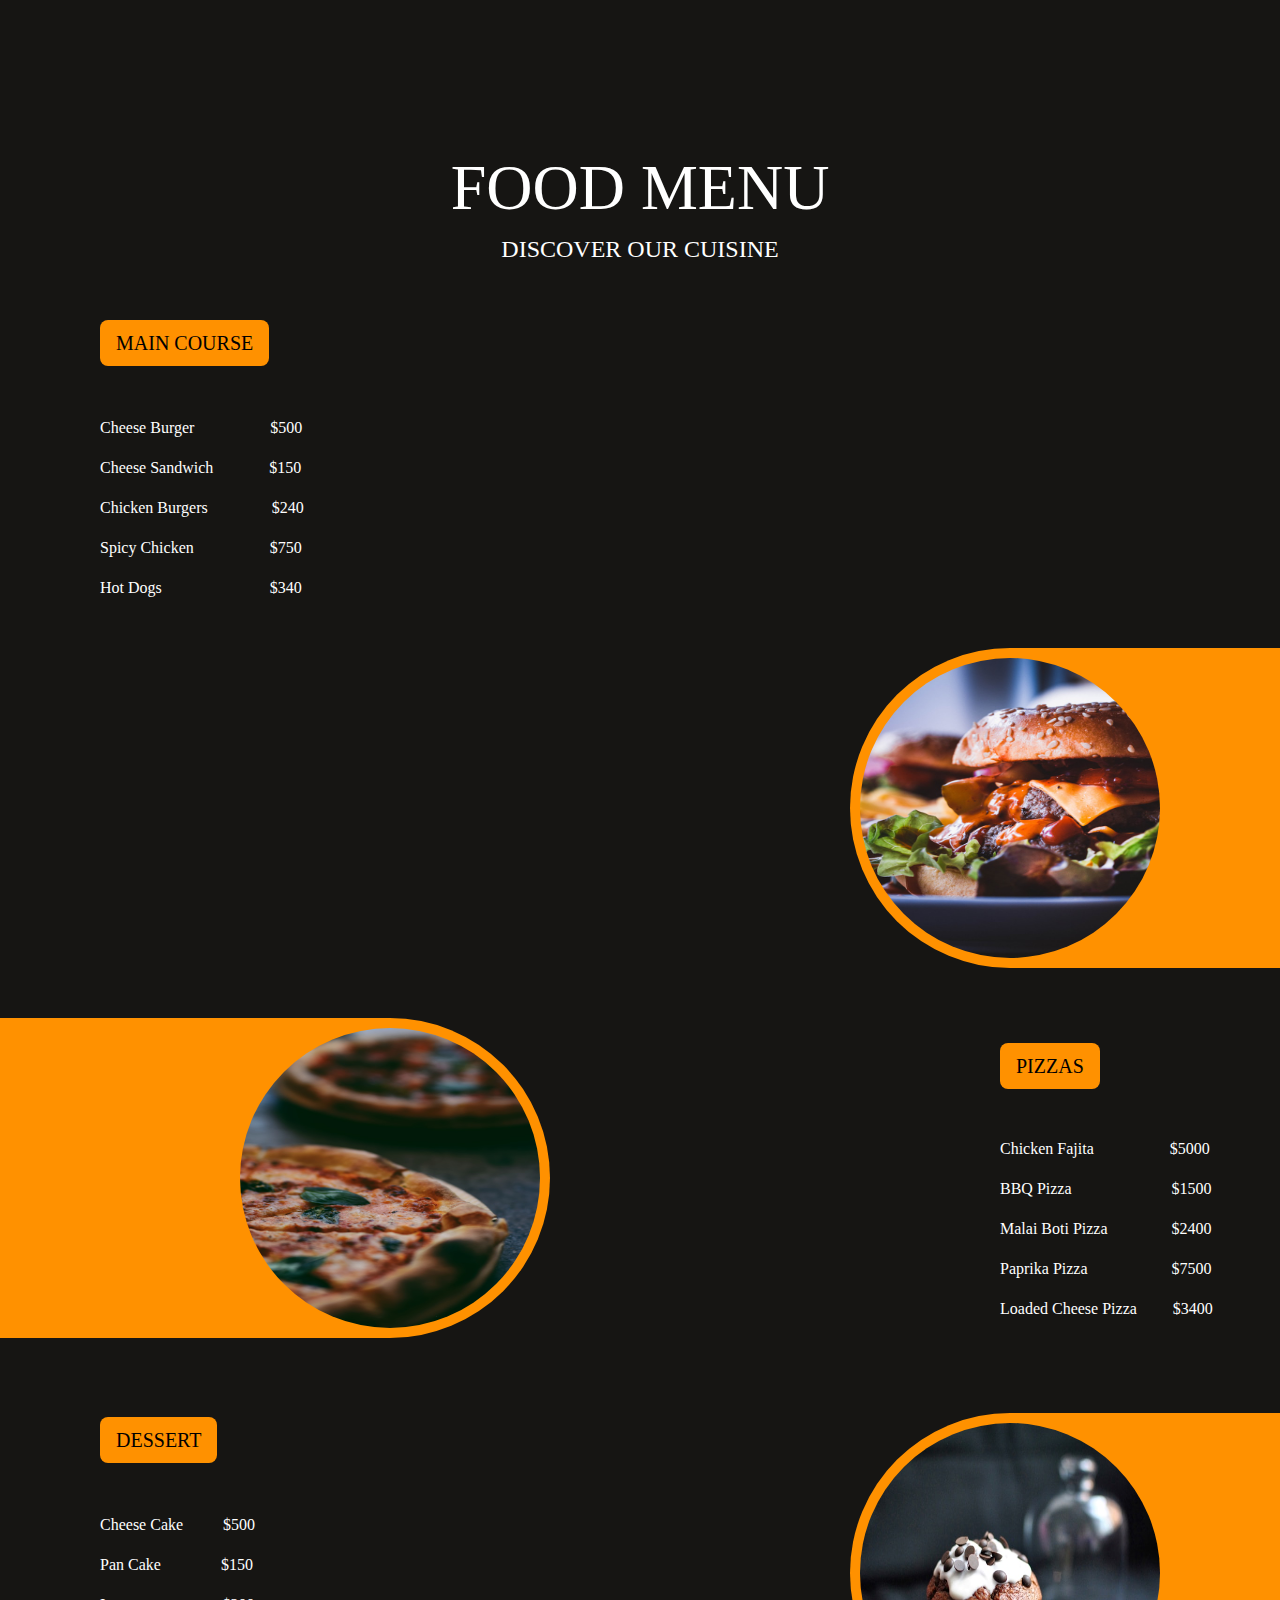
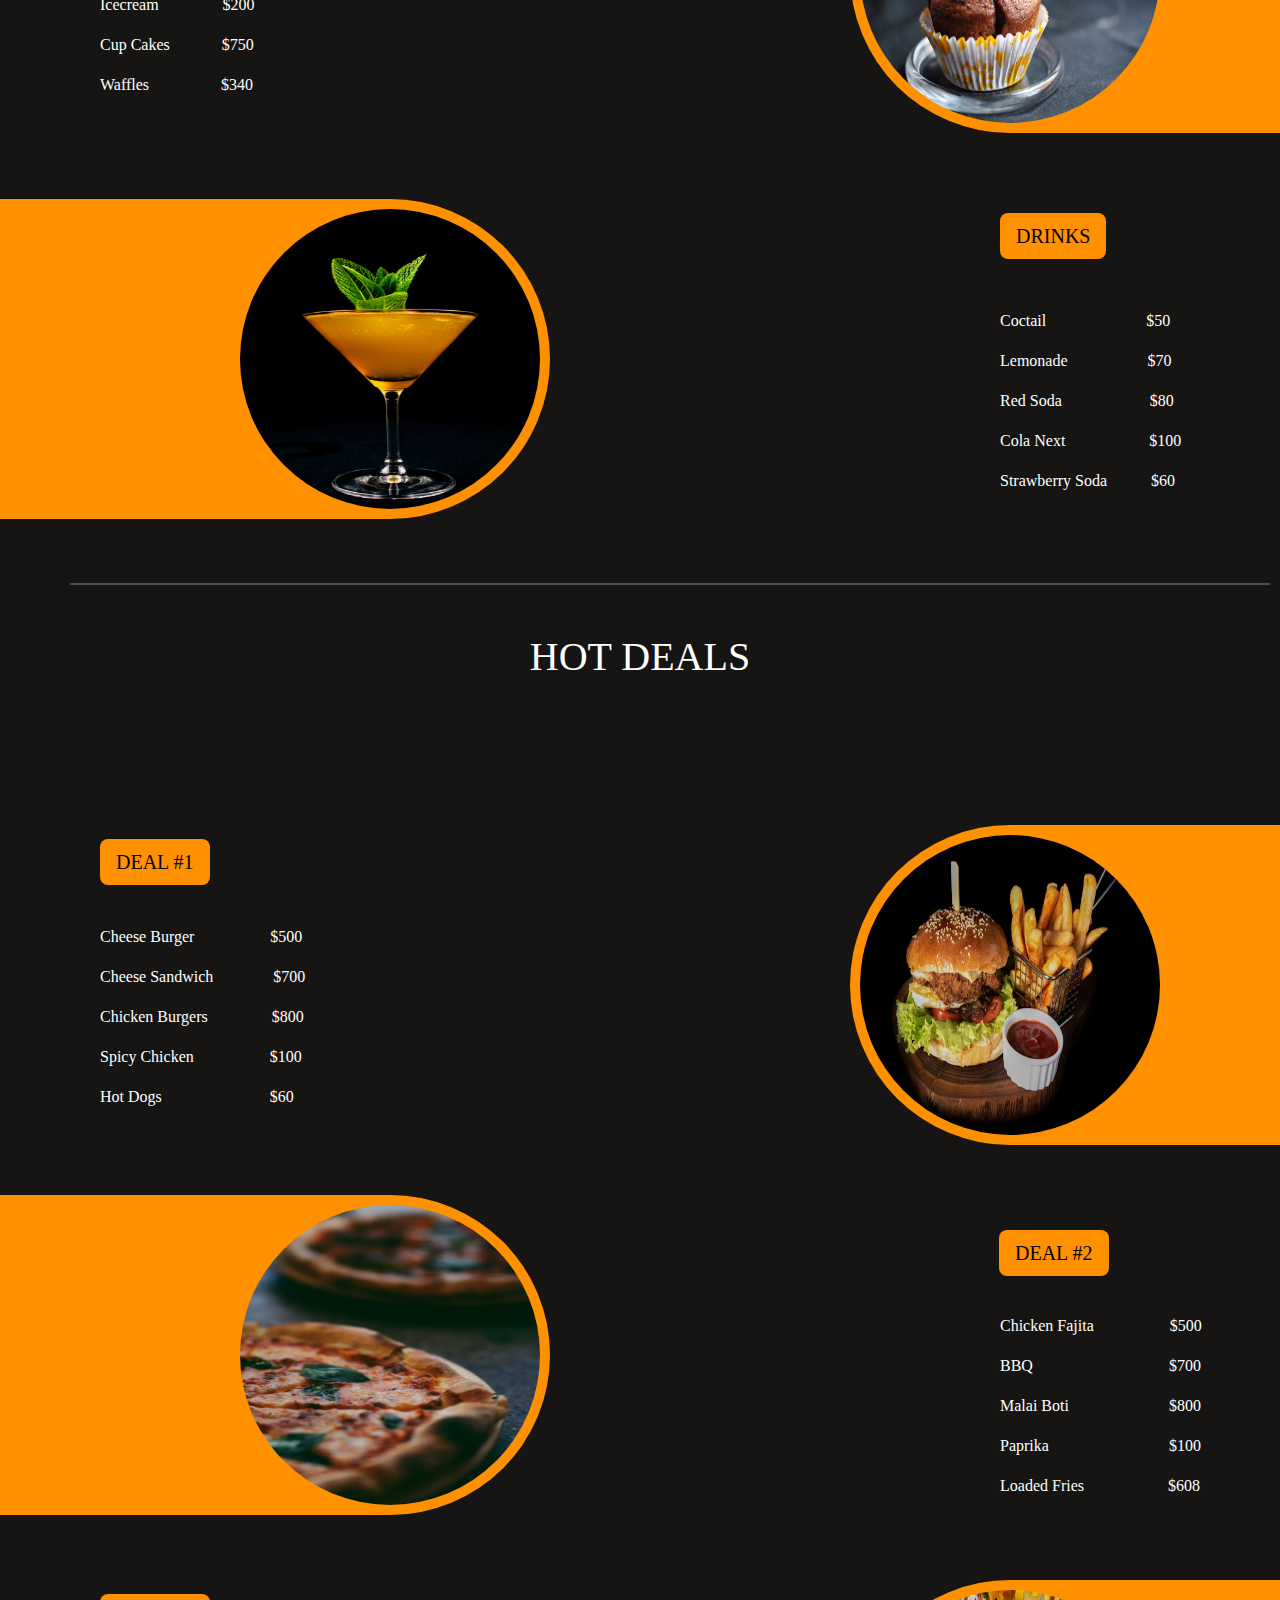
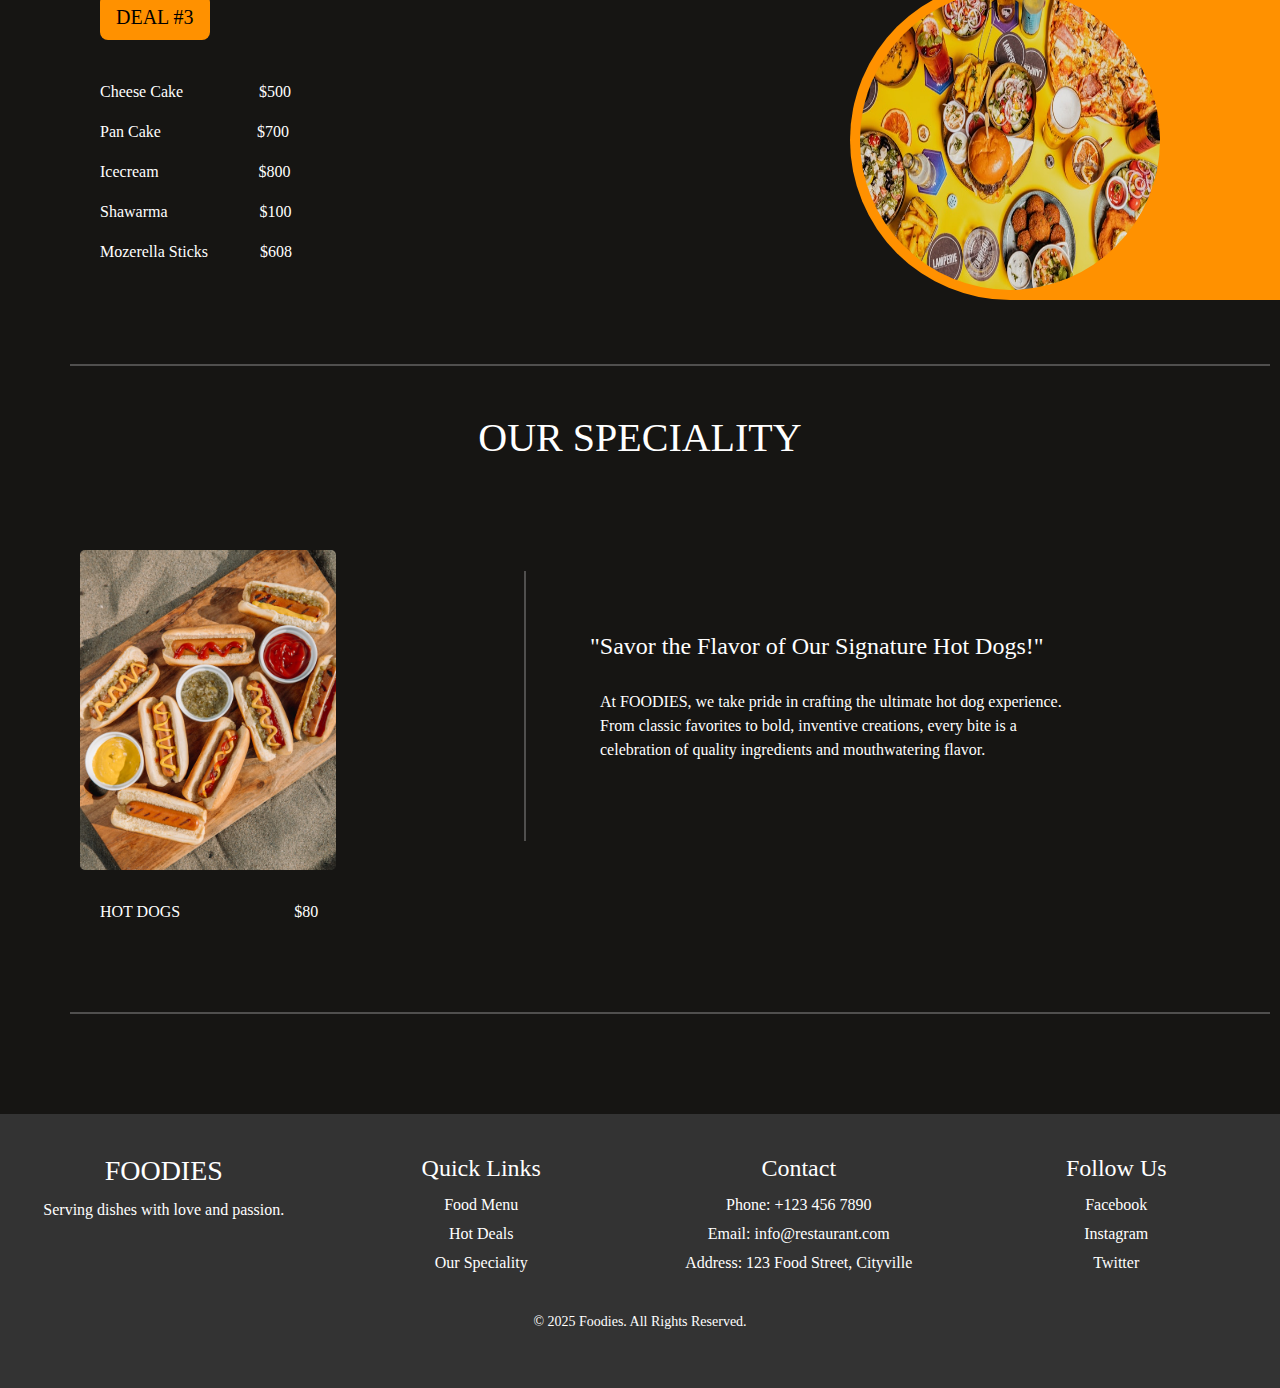
<file: Resturant Presentation/index.html>
<!DOCTYPE html>
<html lang="en">

<head>
    <meta charset="UTF-8">
    <meta name="viewport" content="width=device-width, initial-scale=1, shrink-to-fit=no">
    <title>FOOD MENU</title>
    <link href="https://cdn.jsdelivr.net/npm/bootstrap@5.3.3/dist/css/bootstrap.min.css" rel="stylesheet" integrity="sha384-QWTKZyjpPEjISv5WaRU9OFeRpok6YctnYmDr5pNlyT2bRjXh0JMhjY6hW+ALEwIH" crossorigin="anonymous">
    <link
    rel="stylesheet"
    href="https://cdnjs.cloudflare.com/ajax/libs/animate.css/4.1.1/animate.min.css"/>
    <link rel="stylesheet" href="./style.css">
    <link rel="stylesheet" href="https://cdnjs.cloudflare.com/ajax/libs/font-awesome/6.7.2/css/all.min.css" integrity="sha512-Evv84Mr4kqVGRNSgIGL/F/aIDqQb7xQ2vcrdIwxfjThSH8CSR7PBEakCr51Ck+w+/U6swU2Im1vVX0SVk9ABhg==" crossorigin="anonymous" referrerpolicy="no-referrer" />
</head>
<body>
    <div class="main">
       <!-- hero section -->
       <div>
        <h1 class="menu d-flex justify-content-center animate__animated animate__fadeInDown">FOOD MENU</h1>
        <h4 class="menu-text d-flex justify-content-center animate__animated animate__fadeInDown">DISCOVER OUR CUISINE</h4>
       </div>

       <!-- main course -->

       <button type="button" class="btn btn-secondary btn-lg mt-5">MAIN COURSE</button>

       <div class="d-flex-row burger">
        <p class="text-sm-center text-lg-start text-md-center">Cheese Burger &nbsp;&nbsp;&nbsp;&nbsp;&nbsp;&nbsp;&nbsp;&nbsp;&nbsp;&nbsp;&nbsp;&nbsp;&nbsp;&nbsp;&nbsp;&nbsp;&nbsp; $500</p>
        <p class="text-sm-center text-lg-start text-md-center">Cheese Sandwich &nbsp;&nbsp;&nbsp;&nbsp;&nbsp;&nbsp;&nbsp;&nbsp;&nbsp;&nbsp;&nbsp;&nbsp; $150</p>
        <p class="text-sm-center text-lg-start text-md-center">Chicken Burgers &nbsp;&nbsp;&nbsp;&nbsp;&nbsp;&nbsp;&nbsp;&nbsp;&nbsp;&nbsp;&nbsp;&nbsp;&nbsp;&nbsp; $240</p>
        <p class="text-sm-center text-lg-start text-md-center">Spicy Chicken &nbsp;&nbsp;&nbsp;&nbsp;&nbsp;&nbsp;&nbsp;&nbsp;&nbsp;&nbsp;&nbsp;&nbsp;&nbsp;&nbsp;&nbsp;&nbsp;&nbsp; $750</p>
        <p class="text-sm-center text-lg-start text-md-center">Hot Dogs &nbsp;&nbsp;&nbsp;&nbsp;&nbsp;&nbsp;&nbsp;&nbsp;&nbsp;&nbsp;&nbsp;&nbsp;&nbsp;&nbsp;&nbsp;&nbsp;&nbsp;&nbsp;&nbsp;&nbsp;&nbsp;&nbsp;&nbsp;&nbsp;&nbsp; $340</p>
       </div>

       <div class="box animate__animated animate__fadeInRight animate__infinite mt-5">
        <img src="./mario--s27nY8mZUE-unsplash.jpg" class="img-fluid image-1 animate__animated animate__fadeInRight" alt="...">
       </div>

       <div class="box-2 animate__animated animate__fadeInLeft animate__infinite">
        <img src="./shayan-ramesht-exSEmuA7R7k-unsplash.jpg" class="img-fluid image-2 animate__animated animate__fadeInLeft" alt="...">
       </div>

       <button type="button" class="btn btn-secondary btn-lg button-2">PIZZAS</button>
       
       <div class="d-flex-row pizza">
        <p class="text-sm-center text-lg-start text-md-center">Chicken Fajita &nbsp;&nbsp;&nbsp;&nbsp;&nbsp;&nbsp;&nbsp;&nbsp;&nbsp;&nbsp;&nbsp;&nbsp;&nbsp;&nbsp;&nbsp;&nbsp;&nbsp; $5000</p>
        <p class="text-sm-center text-lg-start text-md-center">BBQ Pizza &nbsp;&nbsp;&nbsp;&nbsp;&nbsp;&nbsp;&nbsp;&nbsp;&nbsp;&nbsp;&nbsp;&nbsp;&nbsp;&nbsp;&nbsp;&nbsp;&nbsp;&nbsp;&nbsp;&nbsp;&nbsp;&nbsp;&nbsp; $1500</p>
        <p class="text-sm-center text-lg-start text-md-center">Malai Boti Pizza &nbsp;&nbsp;&nbsp;&nbsp;&nbsp;&nbsp;&nbsp;&nbsp;&nbsp;&nbsp;&nbsp;&nbsp;&nbsp;&nbsp; $2400</p>
        <p class="text-sm-center text-lg-start text-md-center">Paprika Pizza &nbsp;&nbsp;&nbsp;&nbsp;&nbsp;&nbsp;&nbsp;&nbsp;&nbsp;&nbsp;&nbsp;&nbsp;&nbsp;&nbsp;&nbsp;&nbsp;&nbsp;&nbsp;&nbsp; $7500</p>
        <p class="text-sm-center text-lg-start text-md-center">Loaded Cheese Pizza &nbsp;&nbsp;&nbsp;&nbsp;&nbsp;&nbsp;&nbsp; $3400</p>
       </div>

       <button type="button" class="btn btn-secondary btn-lg button-4">DESSERT</button>

       <div class="d-flex-row dessert">
        <p class="text-sm-center text-lg-start text-md-center">Cheese Cake &nbsp;&nbsp;&nbsp;&nbsp;&nbsp;&nbsp;&nbsp;&nbsp; $500</p>
        <p class="text-sm-center text-lg-start text-md-center">Pan Cake &nbsp;&nbsp;&nbsp;&nbsp;&nbsp;&nbsp;&nbsp;&nbsp;&nbsp;&nbsp;&nbsp;&nbsp;&nbsp; $150</p>
        <p class="text-sm-center text-lg-start text-md-center">Icecream &nbsp;&nbsp;&nbsp;&nbsp;&nbsp;&nbsp;&nbsp;&nbsp;&nbsp;&nbsp;&nbsp;&nbsp;&nbsp;&nbsp; $200</p>
        <p class="text-sm-center text-lg-start text-md-center">Cup Cakes &nbsp;&nbsp;&nbsp;&nbsp;&nbsp;&nbsp;&nbsp;&nbsp;&nbsp;&nbsp;&nbsp; $750</p>
        <p class="text-sm-center text-lg-start text-md-center">Waffles &nbsp;&nbsp;&nbsp;&nbsp;&nbsp;&nbsp;&nbsp;&nbsp;&nbsp;&nbsp;&nbsp;&nbsp;&nbsp;&nbsp;&nbsp;&nbsp; $340</p>
       </div>

       <div class="box-4 animate__animated animate__fadeInRight animate__infinite">
        <img src="./vivi-mimi-uzKyWtZIrYo-unsplash.jpg" class="img-fluid image-4 animate__animated animate__fadeInRight" alt="...">
       </div>


       <button type="button" class="btn btn-secondary btn-lg button-3">DRINKS</button>
       
       <div class="d-flex-row drinks">
        <p class="text-sm-center text-lg-start text-md-center">Coctail &nbsp;&nbsp;&nbsp;&nbsp;&nbsp;&nbsp;&nbsp;&nbsp;&nbsp;&nbsp;&nbsp;&nbsp;&nbsp;&nbsp;&nbsp;&nbsp;&nbsp;&nbsp;&nbsp;&nbsp;&nbsp;&nbsp;&nbsp; $50</p>
        <p class="text-sm-center text-lg-start text-md-center">Lemonade &nbsp;&nbsp;&nbsp;&nbsp;&nbsp;&nbsp;&nbsp;&nbsp;&nbsp;&nbsp;&nbsp;&nbsp;&nbsp;&nbsp;&nbsp;&nbsp;&nbsp;&nbsp; $70</p>
        <p class="text-sm-center text-lg-start text-md-center">Red Soda &nbsp;&nbsp;&nbsp;&nbsp;&nbsp;&nbsp;&nbsp;&nbsp;&nbsp;&nbsp;&nbsp;&nbsp;&nbsp;&nbsp;&nbsp;&nbsp;&nbsp;&nbsp;&nbsp;&nbsp; $80</p>
        <p class="text-sm-center text-lg-start text-md-center">Cola Next &nbsp;&nbsp;&nbsp;&nbsp;&nbsp;&nbsp;&nbsp;&nbsp;&nbsp;&nbsp;&nbsp;&nbsp;&nbsp;&nbsp;&nbsp;&nbsp;&nbsp;&nbsp;&nbsp; $100</p>
        <p class="text-sm-center text-lg-start text-md-center">Strawberry Soda &nbsp;&nbsp;&nbsp;&nbsp;&nbsp;&nbsp;&nbsp;&nbsp;&nbsp; $60</p>
       </div>

       <div class="box-3 animate__animated animate__fadeInLeft animate__infinite">
        <img src="./clovis-wood-FT1PJqW0qtE-unsplash.jpg" class="img-fluid image-3 animate__animated animate__fadeInLeft" alt="...">
       </div>
        <br>
        <br>
        <hr>

        <!-- deals section -->

        <div>
            <h1 class="hot-deals d-flex justify-content-center mt-5 animate__animated animate__fadeInDown">HOT DEALS</h1>
        </div>

        <button type="button" class="btn btn-secondary btn-lg">DEAL #1</button>

        <div class="d-flex-row deal-1">
        <p class="text-sm-center text-lg-start text-md-center">Cheese Burger &nbsp;&nbsp;&nbsp;&nbsp;&nbsp;&nbsp;&nbsp;&nbsp;&nbsp;&nbsp;&nbsp;&nbsp;&nbsp;&nbsp;&nbsp;&nbsp;&nbsp; $500</p>
        <p class="text-sm-center text-lg-start text-md-center">Cheese Sandwich &nbsp;&nbsp;&nbsp;&nbsp;&nbsp;&nbsp;&nbsp;&nbsp;&nbsp;&nbsp;&nbsp;&nbsp;&nbsp; $700</p>
        <p class="text-sm-center text-lg-start text-md-center">Chicken Burgers &nbsp;&nbsp;&nbsp;&nbsp;&nbsp;&nbsp;&nbsp;&nbsp;&nbsp;&nbsp;&nbsp;&nbsp;&nbsp;&nbsp; $800</p>
        <p class="text-sm-center text-lg-start text-md-center">Spicy Chicken &nbsp;&nbsp;&nbsp;&nbsp;&nbsp;&nbsp;&nbsp;&nbsp;&nbsp;&nbsp;&nbsp;&nbsp;&nbsp;&nbsp;&nbsp;&nbsp;&nbsp; $100</p>
        <p class="text-sm-center text-lg-start text-md-center">Hot Dogs &nbsp;&nbsp;&nbsp;&nbsp;&nbsp;&nbsp;&nbsp;&nbsp;&nbsp;&nbsp;&nbsp;&nbsp;&nbsp;&nbsp;&nbsp;&nbsp;&nbsp;&nbsp;&nbsp;&nbsp;&nbsp;&nbsp;&nbsp;&nbsp;&nbsp; $60</p>
        </div>
 
        <div class="box-5 animate__animated animate__fadeInRight animate__infinite">
         <img src="./sk-CK6tjAIMJWM-unsplash.jpg" class="img-fluid image-5 animate__animated animate__fadeInRight" alt="...">
        </div>

       <div class="box-6 animate__animated animate__fadeInLeft animate__infinite">
        <img src="./shayan-ramesht-exSEmuA7R7k-unsplash.jpg" class="img-fluid image-6 animate__animated animate__fadeInLeft" alt="...">
       </div>
    
           <button type="button" class="btn btn-secondary btn-lg button-5">DEAL #2</button>
           
        <div class="d-flex-row deal-2">
        <p class="text-sm-center text-lg-start text-md-center">Chicken Fajita &nbsp;&nbsp;&nbsp;&nbsp;&nbsp;&nbsp;&nbsp;&nbsp;&nbsp;&nbsp;&nbsp;&nbsp;&nbsp;&nbsp;&nbsp;&nbsp;&nbsp; $500</p>
        <p class="text-sm-center text-lg-start text-md-center">BBQ &nbsp;&nbsp;&nbsp;&nbsp;&nbsp;&nbsp;&nbsp;&nbsp;&nbsp;&nbsp;&nbsp;&nbsp;&nbsp;&nbsp;&nbsp;&nbsp;&nbsp;&nbsp;&nbsp;&nbsp;&nbsp;&nbsp;&nbsp;&nbsp;&nbsp;&nbsp;&nbsp;&nbsp;&nbsp;&nbsp;&nbsp;&nbsp; $700</p>
        <p class="text-sm-center text-lg-start text-md-center">Malai Boti&nbsp;&nbsp;&nbsp;&nbsp;&nbsp;&nbsp;&nbsp;&nbsp;&nbsp;&nbsp;&nbsp;&nbsp;&nbsp;&nbsp;&nbsp;&nbsp;&nbsp;&nbsp;&nbsp;&nbsp;&nbsp;&nbsp;&nbsp;&nbsp; $800</p>
        <p class="text-sm-center text-lg-start text-md-center">Paprika&nbsp;&nbsp;&nbsp;&nbsp;&nbsp;&nbsp;&nbsp;&nbsp;&nbsp;&nbsp;&nbsp;&nbsp;&nbsp;&nbsp;&nbsp;&nbsp;&nbsp;&nbsp;&nbsp;&nbsp;&nbsp;&nbsp;&nbsp;&nbsp;&nbsp;&nbsp;&nbsp;&nbsp;&nbsp; $100</p>
        <p class="text-sm-center text-lg-start text-md-center">Loaded Fries &nbsp;&nbsp;&nbsp;&nbsp;&nbsp;&nbsp;&nbsp;&nbsp;&nbsp;&nbsp;&nbsp;&nbsp;&nbsp;&nbsp;&nbsp;&nbsp;&nbsp;&nbsp;&nbsp; $608</p>
        </div>

           <button type="button" class="btn btn-secondary btn-lg button-6">DEAL #3</button>

       <div class="d-flex-row deal-3">
        <p class="text-sm-center text-lg-start text-md-center">Cheese Cake &nbsp;&nbsp;&nbsp;&nbsp;&nbsp;&nbsp;&nbsp;&nbsp;&nbsp;&nbsp;&nbsp;&nbsp;&nbsp;&nbsp;&nbsp;&nbsp;&nbsp; $500</p>
        <p class="text-sm-center text-lg-start text-md-center">Pan Cake &nbsp;&nbsp;&nbsp;&nbsp;&nbsp;&nbsp;&nbsp;&nbsp;&nbsp;&nbsp;&nbsp;&nbsp;&nbsp;&nbsp;&nbsp;&nbsp;&nbsp;&nbsp;&nbsp;&nbsp;&nbsp;&nbsp; $700</p>
        <p class="text-sm-center text-lg-start text-md-center">Icecream &nbsp;&nbsp;&nbsp;&nbsp;&nbsp;&nbsp;&nbsp;&nbsp;&nbsp;&nbsp;&nbsp;&nbsp;&nbsp;&nbsp;&nbsp;&nbsp;&nbsp;&nbsp;&nbsp;&nbsp;&nbsp;&nbsp;&nbsp; $800</p>
        <p class="text-sm-center text-lg-start text-md-center">Shawarma &nbsp;&nbsp;&nbsp;&nbsp;&nbsp;&nbsp;&nbsp;&nbsp;&nbsp;&nbsp;&nbsp;&nbsp;&nbsp;&nbsp;&nbsp;&nbsp;&nbsp;&nbsp;&nbsp;&nbsp;&nbsp; $100</p>
        <p class="text-sm-center text-lg-start text-md-center">Mozerella Sticks &nbsp;&nbsp;&nbsp;&nbsp;&nbsp;&nbsp;&nbsp;&nbsp;&nbsp;&nbsp;&nbsp; $608</p>
       </div>

       <div class="box-7 animate__animated animate__fadeInRight animate__infinite">
        <img src="./adrian-infernus-77eaFI4BV5o-unsplash.jpg" class="img-fluid image-7 animate__animated animate__fadeInRight" alt="...">
       </div>
       <br>
       <br>
       <hr>

       <!-- specialities section -->

       <div>
        <h1 class="hot-deals d-flex justify-content-center mt-5 animate__animated animate__fadeInDown"> OUR SPECIALITY</h1>
        <img class="img-1 animate__animated animate__fadeIn" src="./ball-park-brand-4PWmqIUlGFQ-unsplash.jpg" alt="">
        <p class="hot-dogs animate__animated animate__fadeIn">HOT DOGS <span class="doll-1 animate__animated animate__fadeIn">$80</span></p>
        <br> <br>
        <hr class="line-break-2">
        <h4 class="text">"Savor the Flavor of Our Signature Hot Dogs!"</h4>
        <p class="text-2">At FOODIES, we take pride in crafting the ultimate hot dog experience. <br> From classic favorites to bold, inventive creations, every bite is a <br> celebration of quality ingredients and mouthwatering flavor.</p>

        <hr class="line-break-3">

        <!-- footer section -->

        <footer>
            <div class="footer-container">
                <div class="footer-section">
                    <h3>FOODIES</h3>
                    <p>Serving dishes with love and passion.</p>
                </div>
                <div class="footer-section">
                    <h4>Quick Links</h4>
                    <ul>
                        <li><a href="#">Food Menu</a></li>
                        <li><a href="#">Hot Deals</a></li>
                        <li><a href="#">Our Speciality</a></li>
                    </ul>
                </div>
                <div class="footer-section">
                    <h4>Contact</h4>
                    <ul>
                        <li>Phone: +123 456 7890</li>
                        <li>Email: info@restaurant.com</li>
                        <li>Address: 123 Food Street, Cityville</li>
                    </ul>
                </div>
                <div class="footer-section social-media">
                    <h4>Follow Us</h4>
                    <ul>
                        <li><a href="#">Facebook</a></li>
                        <li><a href="#">Instagram</a></li>
                        <li><a href="#">Twitter</a></li>
                    </ul>
                </div>
            </div>
            <div class="footer-bottom">
                <p>&copy; 2025 Foodies. All Rights Reserved.</p>
            </div>
        </footer>

    </div>
    <script src="https://cdn.jsdelivr.net/npm/bootstrap@5.3.3/dist/js/bootstrap.bundle.min.js" integrity="sha384-YvpcrYf0tY3lHB60NNkmXc5s9fDVZLESaAA55NDzOxhy9GkcIdslK1eN7N6jIeHz" crossorigin="anonymous"></script> 
</body>
</html>
</file>
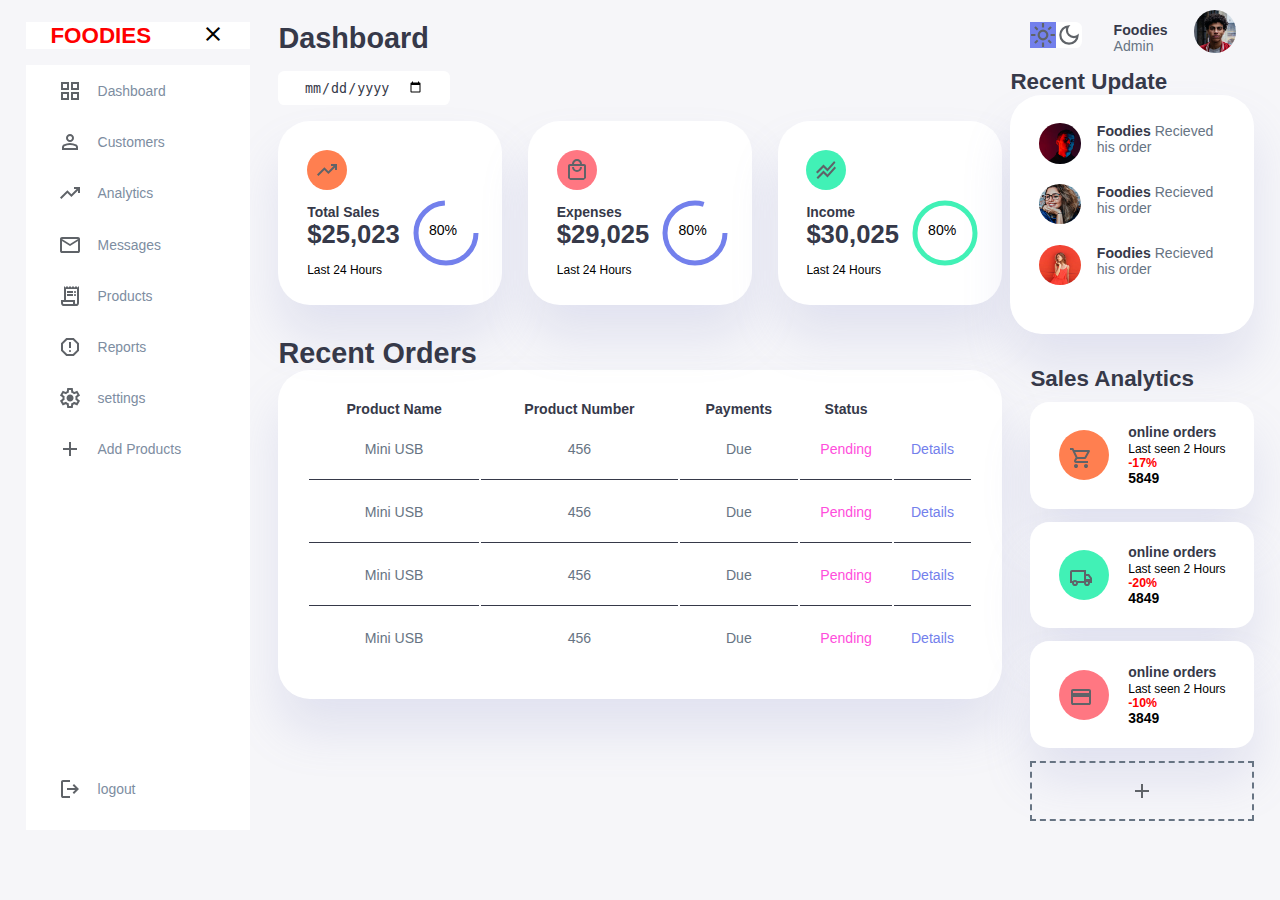
<file: Resturant Presentation/admin.html>
<!DOCTYPE html>
<html lang="en">
<head>
    <meta charset="UTF-8">
    <meta name="viewport" content="width=device-width, initial-scale=1.0 , shrink-to-fit=no">
    <title>ADMIN</title>
    <link rel="stylesheet" href="https://fonts.googleapis.com/css2?family=Material+Symbols+Outlined:opsz,wght,FILL,GRAD@24,400,0,0&icon_names=close" />
    <link rel="stylesheet" href="./admin.css">
</head>
<body>
    <div class="container">

        <!-- aside section start -->
         <aside>
           <div class="top">

            <div class="logo">
                <h2 class="danger">FOODIES</h2>
            </div>

            <div class="close">
                <span class="material-symbols-outlined">close</span>
            </div>

           </div>
        <!-- top end -->

         <div class="sidebar">
            <a href="#">
                <img src="./grid_view_24dp_5F6368_FILL0_wght400_GRAD0_opsz24.svg">
                <h3>Dashboard</h3>
            </a>

            <a href="#">
                <img src="./person_24dp_5F6368_FILL0_wght400_GRAD0_opsz24.svg">
                <h3>Customers</h3>
            </a>

            <a href="#">
                <img src="./trending_up_24dp_5F6368_FILL0_wght400_GRAD0_opsz24.svg">
                <h3>Analytics</h3>
            </a>

            <a href="#">
                <img src="./mail_24dp_5F6368_FILL0_wght400_GRAD0_opsz24.svg">
                <h3>Messages</h3>
            </a>

            <a href="#">
                <img src="./receipt_long_24dp_5F6368_FILL0_wght400_GRAD0_opsz24.svg">
                <h3>Products</h3>
            </a>

            <a href="#">
                <img src="./report_24dp_5F6368_FILL0_wght400_GRAD0_opsz24.svg">
                <h3>Reports</h3>
            </a>

            <a href="#">
                <img src="./settings_24dp_5F6368_FILL0_wght400_GRAD0_opsz24.svg">
                <h3>settings</h3>
            </a>

            <a href="#">
                <img src="./add_24dp_5F6368_FILL0_wght400_GRAD0_opsz24.svg">
                <h3>Add Products</h3>
            </a>

            <a href="#">
                <img src="./logout_24dp_5F6368_FILL0_wght400_GRAD0_opsz24.svg">
                <h3>logout</h3>
            </a>

         </div>  

         </aside>

        <!-- aside section end -->

        <!-- main section start -->
         <main>
           <h1>Dashboard</h1>

           <div class="date">
            <input type="date">
           </div> 

           <div class="insights">

            <!-- start selling -->
             <div class="sales">
                <img class="img-1" src="./trending_up_24dp_5F6368_FILL0_wght400_GRAD0_opsz24.svg">
                <div class="middle">
                    <div class="left">
                        <h3>Total Sales</h3>
                        <h1>$25,023</h1>
                    </div>
                    <div class="progress">
                        <svg>
                            <circle r="30" cy="40" cx="40"></circle>
                        </svg>
                        <div class="number">80%</div>
                    </div>
                </div>
                <small>Last 24 Hours</small>
             </div>
             <!-- end selling -->

            <!-- start expenses -->
             <div class="expenses">
                <img class="img-2" src="./local_mall_24dp_5F6368_FILL0_wght400_GRAD0_opsz24.svg">
                <div class="middle">
                    <div class="left">
                        <h3>Expenses</h3>
                        <h1>$29,025</h1>
                    </div>
                    <div class="progress">
                        <svg>
                            <circle r="30" cy="40" cx="40"></circle>
                        </svg>
                        <div class="number">80%</div>
                    </div>
                </div>
                <small>Last 24 Hours</small>
             </div>
             <!-- end expenses -->

             <!-- start income -->
              <div class="income">
                <img class="img-3" src="./stacked_line_chart_24dp_5F6368_FILL0_wght400_GRAD0_opsz24.svg">
                <div class="middle">
                    <div class="left">
                        <h3>Income</h3>
                        <h1>$30,025</h1>
                    </div>
                    <div class="progress">
                        <svg>
                            <circle r="30" cy="40" cx="40"></circle>
                        </svg>
                        <div class="number">80%</div>
                    </div>
                </div>
                <small>Last 24 Hours</small>
             </div>
             <!-- end income -->
        </div>
        <!-- end insight -->


         <!-- start recent order -->
          <div class="recent_order">
            <h1>Recent Orders</h1>
            <table>

                <thead>
                    <tr>
                        <th>Product Name</th>
                        <th>Product Number</th>
                        <th>Payments</th>
                        <th>Status</th>
                    </tr>
                </thead>
                 <tbody>

                    <tr>
                        <td>Mini USB</td>
                        <td>456</td>
                        <td>Due</td>
                        <td class="warning">Pending</td>
                        <td class="primary">Details</td>
                    </tr>

                    <tr>
                        <td>Mini USB</td>
                        <td>456</td>
                        <td>Due</td>
                        <td class="warning">Pending</td>
                        <td class="primary">Details</td>
                    </tr>

                    <tr>
                        <td>Mini USB</td>
                        <td>456</td>
                        <td>Due</td>
                        <td class="warning">Pending</td>
                        <td class="primary">Details</td>
                    </tr>

                    <tr>
                        <td>Mini USB</td>
                        <td>456</td>
                        <td>Due</td>
                        <td class="warning">Pending</td>
                        <td class="primary">Details</td>
                    </tr>
                 </tbody>
                    
            </table>
          </div>

         <!-- end recent order -->

         </main>

        <!-- main section end -->




        <!-- right section start -->
        <div class="right">
            <div class="top">

                <button id="menu_bar">
                   <img class="span" src="./menu_24dp_5F6368_FILL0_wght400_GRAD0_opsz24.svg" alt="">
                </button>
                 <div class="theme-toggler">
                    <img class="span-1" src="./light_mode_24dp_5F6368_FILL0_wght400_GRAD0_opsz24.svg" alt="">
                    <img class="span" src="./dark_mode_24dp_5F6368_FILL0_wght400_GRAD0_opsz24.svg" alt="">
                 </div>
                 <div class="profile">
                    <div class="info">
                        <p class="food"><b>Foodies</b></p>
                        <p>Admin</p>
                        <small class="text-muted"></small>
                    </div>
                    <div class="profile-photo">
                            <img class="pic" src="./images/profile-1.jpg" alt="">
                       
                    </div>
                 </div>

            </div>
                <!-- end top -->
                 <!-- start recent update -->
           <div class="recent_updates">
            <h2>Recent Update</h2>
          <div class="updates">

          
              <div class="update">
                <div class="profile-photo">
                    <img class="pic-2" src="images/profile-2.jpg" alt="">
                </div>
                <div class="message">
                    <p><b>Foodies</b> Recieved his order</p>
                </div>
              </div>

              <div class="update">
                <div class="profile-photo">
                    <img class="pic-3" src="images/profile-3.jpg" alt="">
                </div>
                <div class="message">
                    <p><b>Foodies</b> Recieved his order</p>
                </div>
              </div>

              <div class="update">
                <div class="profile-photo">
                    <img class="pic-4" src="images/profile-4.jpg" alt="">
                </div>
                <div class="message">
                    <p><b>Foodies</b> Recieved his order</p>
                </div>
              </div>
            </div>  
           </div>      
           <!-- end recent update -->

           <!-- start sale analytic --> 
            <div class="sales_analytics">
                <h2>Sales Analytics</h2>

                <div class="item-online">
                    <div class="icon">
                        <img class="span" src="./shopping_cart_24dp_5F6368_FILL0_wght400_GRAD0_opsz24.svg" alt="">
                    </div>
                    <div class="right-text">
                        <div class="info">
                            <h3>online orders</h3>
                            <small class="text-muted">Last seen 2 Hours</small>
                        </div>
                        <h5 class="danger">-17%</h5>
                        <h3>5849</h3>
                    </div>
                </div>

                <div class="item-online">
                    <div class="icon">
                        <img class="span" src="./local_shipping_24dp_5F6368_FILL0_wght400_GRAD0_opsz24.svg" alt="">
                    </div>
                    <div class="right-text">
                        <div class="info">
                            <h3>online orders</h3>
                            <small class="text-muted">Last seen 2 Hours</small>
                        </div>
                        <h5 class="danger">-20%</h5>
                        <h3>4849</h3>
                    </div>
                </div>

                <div class="item-online">
                    <div class="icon">
                        <img class="span" src="./credit_card_24dp_5F6368_FILL0_wght400_GRAD0_opsz24.svg" alt="">
                    </div>
                    <div class="right-text">
                        <div class="info">
                            <h3>online orders</h3>
                            <small class="text-muted">Last seen 2 Hours</small>
                        </div>
                        <h5 class="danger">-10%</h5>
                        <h3>3849</h3>
                    </div>
                </div>

            </div>
           <!-- end sale analytic -->
          <div class="item add_products">
            <div>
               <img src="./add_24dp_5F6368_FILL0_wght400_GRAD0_opsz24.svg" alt="">
            </div>
          </div>
        </div>
        
        <!-- right section end -->
    </div>
</body>
</html>
</file>
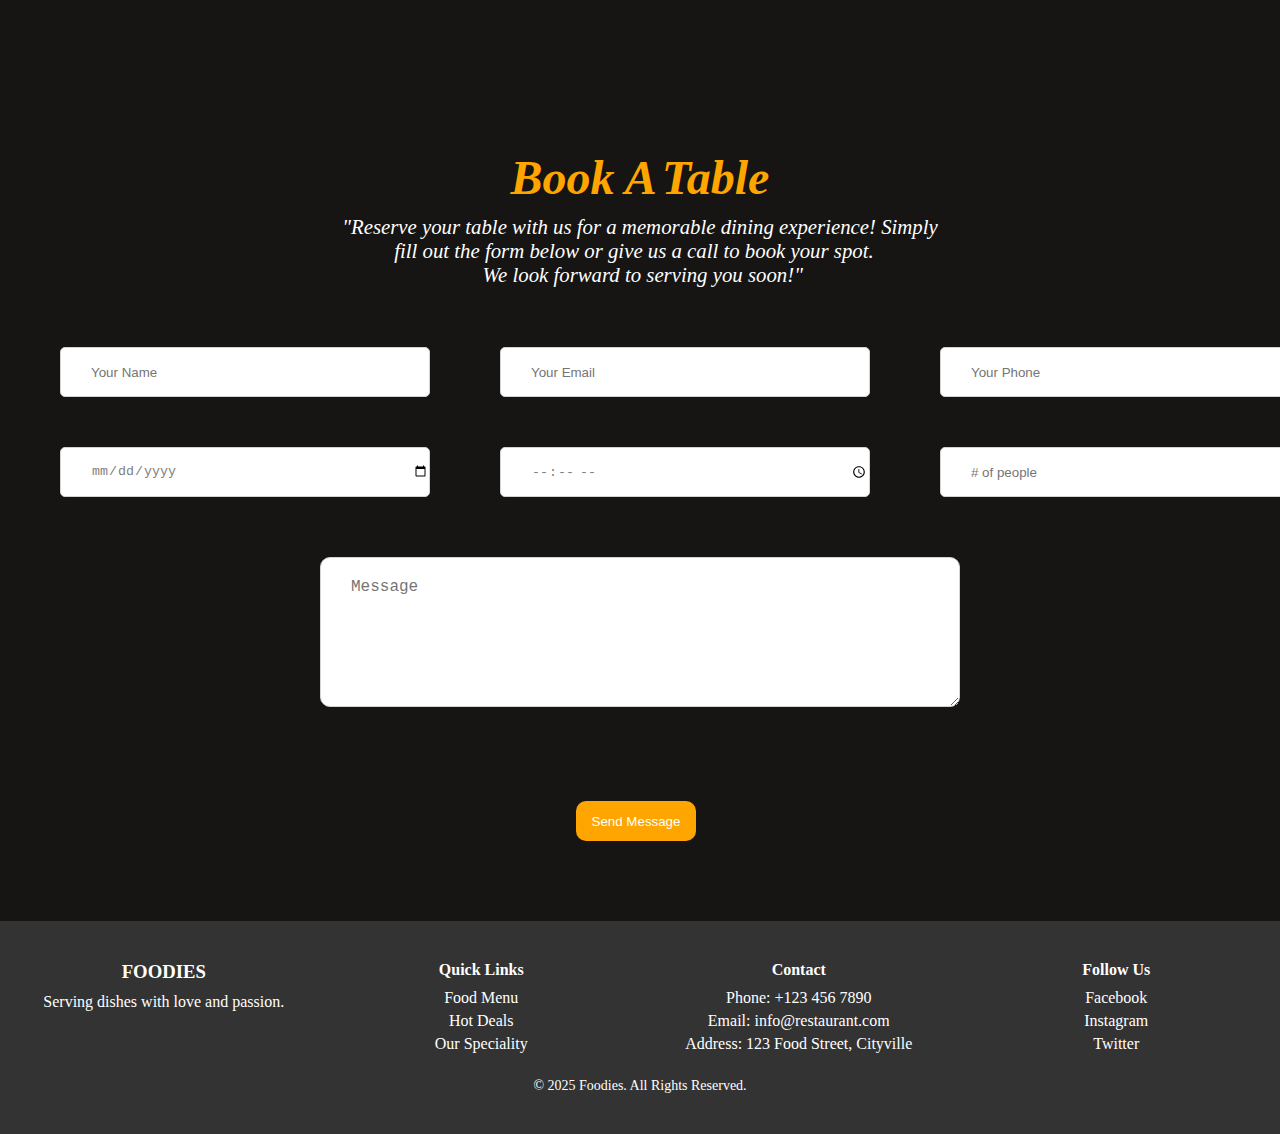
<file: Resturant Presentation/book table.html>
<!DOCTYPE html>
<html lang="en">
<head>
    <meta charset="UTF-8">
    <meta name="viewport" content="width=device-width, initial-scale=1.0 , shrink-to-fit=no">
    <title>Book A Table</title>
    <link rel="stylesheet" href="./booktable.css">
    
</head>
<body>
    <div class="main">
         <div>
            <h1 class="heading-1"><i>Book A</i> <span class="edit"> <i>Table </i></span></h1>
             <p class="text"> <i>"Reserve your table with us for a memorable dining experience!  Simply <br> &nbsp;&nbsp;&nbsp;&nbsp;&nbsp;&nbsp;&nbsp;&nbsp;&nbsp;&nbsp;fill out the form below or give us a call to book your spot. <br>&nbsp;&nbsp;&nbsp;&nbsp;&nbsp;&nbsp;&nbsp;&nbsp;&nbsp;&nbsp;&nbsp;&nbsp;&nbsp;&nbsp;&nbsp;&nbsp;&nbsp;&nbsp;&nbsp;&nbsp;&nbsp;&nbsp;&nbsp;&nbsp;&nbsp;&nbsp; We look forward to serving you soon!"</i>  </p>
         </div>
        
         <div>
            <input class="input-1" type="text" placeholder="Your Name" required>
         </div>

         <div>
            <input class="input-2" type="email" placeholder="Your Email" required>
         </div>

         <div>
            <input class="input-3" type="number" placeholder="Your Phone" required>
         </div>

         <div>
            <input class="input-4" type="date" placeholder="Your Phone" required>
         </div>

         <div>
            <input class="input-5" type="time" placeholder="Time" required>
         </div>

         <div>
            <input class="input-6" type="text" placeholder="# of people" required>
         </div>

         <div>
           <textarea class="input-7" placeholder="Message"></textarea>
         </div>

         <button class="button">Send Message</button>
<!-- footer section -->

<footer>
    <div class="footer-container">
        <div class="footer-section">
            <h3>FOODIES</h3>
            <p>Serving dishes with love and passion.</p>
        </div>
        <div class="footer-section">
            <h4>Quick Links</h4>
            <ul>
                <li><a href="#">Food Menu</a></li>
                <li><a href="#">Hot Deals</a></li>
                <li><a href="#">Our Speciality</a></li>
            </ul>
        </div>
        <div class="footer-section">
            <h4>Contact</h4>
            <ul>
                <li>Phone: +123 456 7890</li>
                <li>Email: info@restaurant.com</li>
                <li>Address: 123 Food Street, Cityville</li>
            </ul>
        </div>
        <div class="footer-section social-media">
            <h4>Follow Us</h4>
            <ul>
                <li><a href="#">Facebook</a></li>
                <li><a href="#">Instagram</a></li>
                <li><a href="#">Twitter</a></li>
            </ul>
        </div>
    </div>
    <div class="footer-bottom">
        <p>&copy; 2025 Foodies. All Rights Reserved.</p>
    </div>
</footer>

    </div>

</body>
</html>
</file>
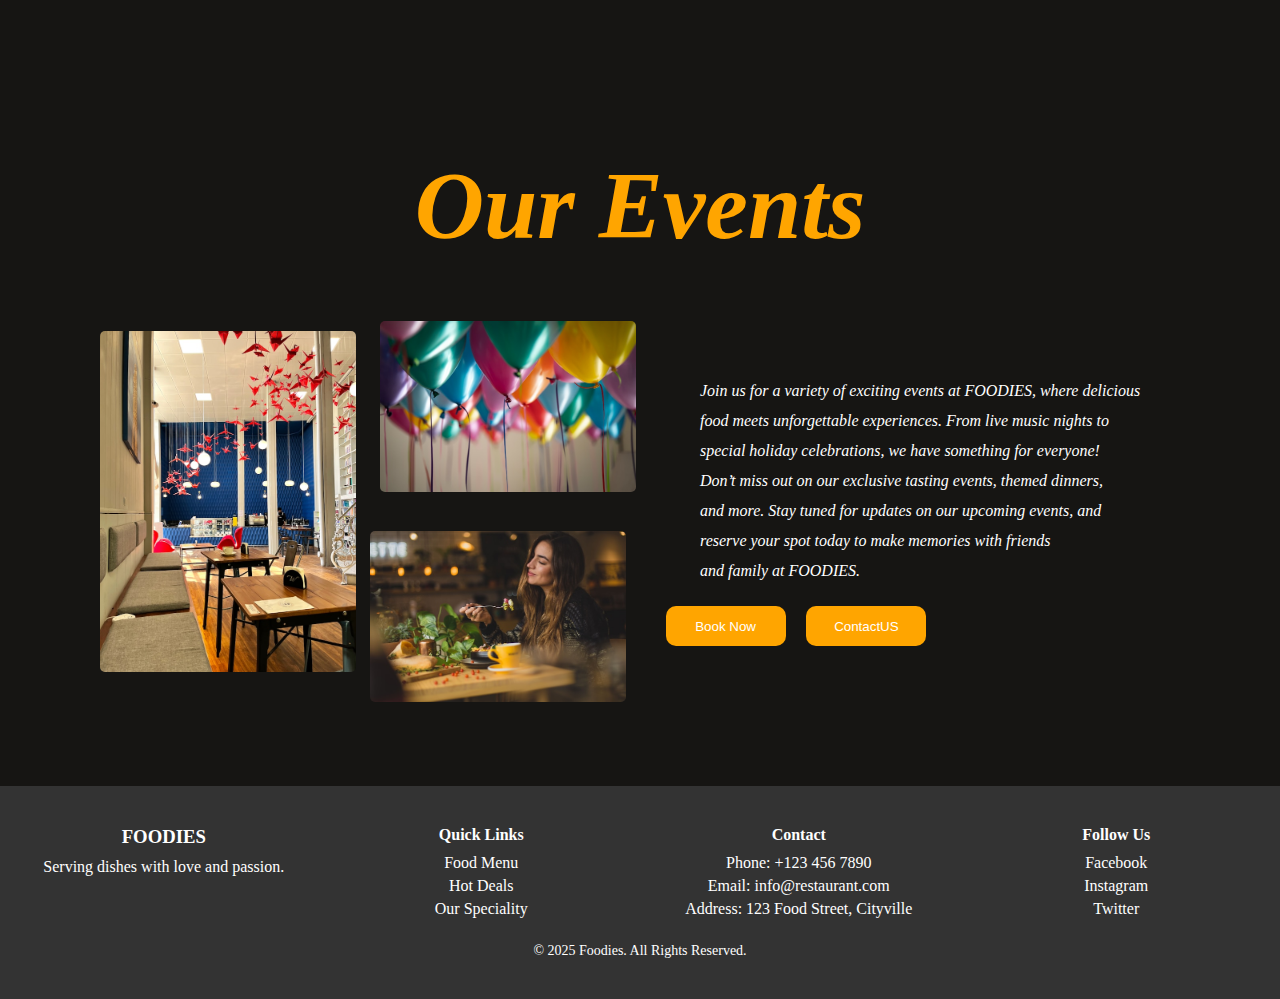
<file: Resturant Presentation/events.html>
<!DOCTYPE html>
<html lang="en">
<head>
    <meta charset="UTF-8">
    <meta name="viewport" content="width=device-width, initial-scale=1.0">
    <title>Events</title>
    <link rel="stylesheet" href="./events.css">
    <link
    rel="stylesheet"
    href="https://cdnjs.cloudflare.com/ajax/libs/animate.css/4.1.1/animate.min.css"/>
</head>
<body>
    <div class="main">
        <div class="heading-1">
           <h1><i>Our Events</i></h1>
        </div>

        <div>
            <img class="img-1 animate__animated animate__backInLeft" src="./pourya-z-7CV0-H5qHRk-unsplash.jpg" alt="">
            <img class="img-2 animate__animated animate__backInDown" src="./adi-goldstein-Hli3R6LKibo-unsplash.jpg" alt="">
            <img class="img-3 animate__animated animate__backInUp" src="./pablo-merchan-montes-Orz90t6o0e4-unsplash.jpg" alt="">
        </div>

        <div>
            <p class="text"><i>Join us for a variety of exciting events at FOODIES, where delicious  <br>food meets unforgettable experiences. From live music nights to <br>special holiday celebrations,  we have something for everyone! <br>Don’t miss out on our exclusive tasting events,  themed dinners, <br> and more.
                Stay tuned for updates on our upcoming events, and<br> reserve your spot today to make memories with friends <br>and family at FOODIES.</i></p>
        </div>

        <button class="button">Book Now</button>
        <button class="button-2">ContactUS</button>


        <!-- footer section -->

        <footer>
            <div class="footer-container">
                <div class="footer-section">
                    <h3>FOODIES</h3>
                    <p>Serving dishes with love and passion.</p>
                </div>
                <div class="footer-section">
                    <h4>Quick Links</h4>
                    <ul>
                        <li><a href="#">Food Menu</a></li>
                        <li><a href="#">Hot Deals</a></li>
                        <li><a href="#">Our Speciality</a></li>
                    </ul>
                </div>
                <div class="footer-section">
                    <h4>Contact</h4>
                    <ul>
                        <li>Phone: +123 456 7890</li>
                        <li>Email: info@restaurant.com</li>
                        <li>Address: 123 Food Street, Cityville</li>
                    </ul>
                </div>
                <div class="footer-section social-media">
                    <h4>Follow Us</h4>
                    <ul>
                        <li><a href="#">Facebook</a></li>
                        <li><a href="#">Instagram</a></li>
                        <li><a href="#">Twitter</a></li>
                    </ul>
                </div>
            </div>
            <div class="footer-bottom">
                <p>&copy; 2025 Foodies. All Rights Reserved.</p>
            </div>
        </footer>


    </div>
</body>
</html>
</file>
<file: Resturant Presentation/style.css>
*{
    margin: 0%;
    padding: 0%;
    box-sizing: border-box;
    font-family: 𝙵𝙾𝙾𝙳 𝙼𝙴𝙽𝚄;
}
.main{
    background-color: #161513;
    width: 100%;
    height: auto;
    overflow: hidden;
}
.menu{
    color: white;
    font-size: 4em;
    margin-top: 150px;
    animation-duration: 2s;
}
.menu-text{
    color: white;
    animation-duration: 2s;
}
.btn{
    margin-left: 100px;
    background-color:  rgb(255, 145, 0);
    margin-top: 150px;
    border: none;
    color: black;
}
.btn:hover{
    background-color: goldenrod;
    color: black;
}
.burger{
    color: white;
    margin-left: 100px;
    margin-top: 50px;
}
.image-1{
    width: 300px;
    height: 300px;
    border-radius: 250px;
    margin-left: 10px;
    margin-top: 10px;
    position: relative;
    z-index: 1;
    animation-duration: 2s;
}
.box{
    width: 550px;
    height: 320px;
    background-color: rgb(255, 145, 0);
    border-top-left-radius: 160px;
    border-bottom-left-radius: 160px;
    margin-left: 850px;
    margin-top: -300px;
    animation-duration: 3s;
}
.image-2{
    width: 300px;
    height: 300px;
    border-radius: 250px;
    margin-left: 240px;
    margin-top: 10px;
    position: relative;
    z-index: 1;
    animation-duration: 2s;
}
.box-2{
    width: 550px;
    height: 320px;
    background-color:  rgb(255, 145, 0);
    border-top-right-radius: 160px;
    border-bottom-right-radius: 160px;
    margin-top: 50px;
    animation-duration: 3s;
}
.box-6{
    width: 550px;
    height: 320px;
    background-color:  rgb(255, 145, 0);
    border-top-right-radius: 160px;
    border-bottom-right-radius: 160px;
    margin-top: 50px;
    animation-duration: 3s;
}
.image-6{
    width: 300px;
    height: 300px;
    border-radius: 250px;
    margin-left: 240px;
    margin-top: 10px;
    position: relative;
    z-index: 1;
    animation-duration: 2s;
}
.button-2{
    margin-left: 1000px;
    background-color:  rgb(255, 145, 0);
    margin-top: -570px;
    border: none;
    color: black;
}
.btn:hover{
    background-color: goldenrod;
    color: black;
} 
.pizza{
    color: white;
    margin-left: 1000px;
    margin-top: -225px;
}

.dessert{
    color: white;
    margin-left: 100px;
    margin-top: 50px;
}
.button-3{
    margin-left: 1000px;
    background-color:  rgb(255, 145, 0);
    margin-top: 80px;
    border: none;
    color: black;
}
.button-3:hover{
    background-color: goldenrod;
    color: black;
} 
.button-4{
    margin-left: 100px;
    background-color:  rgb(255, 145, 0);
    margin-top: 80px;
    border: none;
    color: black;
}
.button-4:hover{
    background-color: goldenrod;
    color: black;
} 
.button-5{
    margin-left: 999px;
    background-color:  rgb(255, 145, 0);
    margin-top: -550px;
    border: none;
    color: black;
}
.button-5:hover{
    background-color: goldenrod;
    color: black;
}
.button-6{
    margin-left: 100px;
    background-color:  rgb(255, 145, 0);
    margin-top: 80px;
    border: none;
    color: black;
}
.button-6:hover{
    background-color: goldenrod;
    color: black;
}
.box-3{
    width: 550px;
    height: 320px;
    background-color:  rgb(255, 145, 0);
    border-top-right-radius: 160px;
    border-bottom-right-radius: 160px;
    margin-top: -310px;
    animation-duration: 3s;
}
.image-3{
    width: 300px;
    height: 300px;
    border-radius: 250px;
    margin-left: 240px;
    margin-top: 10px;
    position: relative;
    z-index: 1;
    animation-duration: 2s;
}
.box-4{
    width: 550px;
    height: 320px;
    background-color: rgb(255, 145, 0);
    border-top-left-radius: 160px;
    border-bottom-left-radius: 160px;
    margin-left: 850px;
    margin-top: -300px;
    animation-duration: 3s;
}
.box-5{
    width: 550px;
    height: 320px;
    background-color: rgb(255, 145, 0);
    border-top-left-radius: 160px;
    border-bottom-left-radius: 160px;
    margin-left: 850px;
    margin-top: -300px;
    animation-duration: 3s;
}
.image-5{
    width: 300px;
    height: 300px;
    border-radius: 250px;
    margin-left: 10px;
    margin-top: 10px;
    position: relative;
    z-index: 1;
    animation-duration: 2s;
}
.box-7{
    width: 550px;
    height: 320px;
    background-color: rgb(255, 145, 0);
    border-top-left-radius: 160px;
    border-bottom-left-radius: 160px;
    margin-left: 850px;
    margin-top: -300px;
    animation-duration: 3s;
}
.image-7{
    width: 300px;
    height: 300px;
    border-radius: 250px;
    margin-left: 10px;
    margin-top: 10px;
    position: relative;
    z-index: 1;
    animation-duration: 2s;
}
.image-4{
    width: 300px;
    height: 300px;
    border-radius: 250px;
    margin-left: 10px;
    margin-top: 10px;
    position: relative;
    z-index: 1;
    animation-duration: 2s;
}
.drinks{
    color: white;
    margin-left: 1000px;
    margin-top: 50px;
}
.deal-1{
    color: white;
    margin-left: 100px;
    margin-top: 40px;
}
.deal-2{
    color: white;
    margin-left: 1000px;
    margin-top: -225px;
}
.deal-3{
    color: white;
    margin-left: 100px;
    margin-top: 40px;
}
hr{
    border: 1px solid white;
    width: 1200px;
    margin-left: 70px;
}
.hot-deals{
    color: white;
   
    animation-duration: 3s;
}
.img-1{
    width: 20%;
    height: 20%;
    margin-left: 80px;
    margin-top: 80px;
    border-radius: 5px;
    animation-duration: 6s;
}
.hot-dogs{
    color: white;
    
    margin-top: 30px;
    margin-left: 100px;
    animation-duration: 3s;
}
.doll-1{
    color: white;
   
    margin-top: 30px;
    margin-left: 110px;  
    animation-duration: 2s;
}
.line-break-2{        
    border-left: 2px solid white;      
    transform: rotate(90deg); 
    width: 270px;
    position: relative;
    left: 320px;
    top: -299px;
}
.text{
    color: white;
    margin-left: 590px;
    margin-top: -390px;
}
.text-2{
    color: white;
    margin-left: 600px;
    margin-top: 30px;
}

.line-break-3{
    border: 1px solid white;
    width: 1200px;
    margin-left: 70px;
    margin-top: 250px;
}

footer {
    background-color: #333;
    color: white;
    padding: 40px 20px;
    text-align: center;
    margin-top: 100px;
}

.footer-container {
    display: flex;
    justify-content: space-between;
    flex-wrap: wrap;
    gap: 30px;
}

.footer-section {
    flex: 1 1 200px;
}

.footer-section h3,
.footer-section h4 {
    margin-bottom: 10px;
}

.footer-section ul {
    list-style: none;
    padding: 0;
}

.footer-section ul li {
    margin: 5px 0;
}

.footer-section ul li a {
    text-decoration: none;
    color: white;
    transition: color 0.3s;
}

.footer-section ul li a:hover {
    color: #f4a261;
}

.footer-bottom {
    margin-top: 20px;
    font-size: 14px;
}

/* Responsive Styles */
@media (max-width: 768px) {
    .main {
        height: auto;  /* Make the main container's height flexible */
    }

    .menu {
        font-size: 2.5em;  /* Adjust font size for small screens */
        margin-top: 30px;
    }

    .menu-text {
        font-size: 1.5em;  /* Adjust font size for small screens */
    }

    .btn {
        margin-left: 35px;
        margin-top: 20px;
        width: 90%;  /* Make buttons full width */
    }

    .footer-container {
        flex-direction: column;
        align-items: center;
        gap: 20px;
    }

    .footer-section {
        text-align: center;
        margin-bottom: 20px;
    }

    .footer-bottom {
        font-size: 12px;
    } 
    .box{
        width: 50%;
        height: 230px;
        margin-left: 385px;
    }
    .image-1{
        width: 52%;
        height: 22vh;
        margin-left: 15px;
        margin-top: 10px;
    }
    .burger{
        margin-left: 10px;
    }
    .pizza, .drinks, .deal-2 {
        font-size: 1em; /* Slightly smaller text size for medium screens */
        text-align: center; /* Ensure the text is centered */
        margin: 10px auto; /* Center the elements */
    }
    .button-2{
        margin-top: -400px;
    }
    .pizza{
        margin-top: -140px;
    }
    .box-2{
        width: 50%;
        height: 230px;
        position: relative;
        top: 350px;
    }
    .image-2{
        width: 52%;
        height: 22vh;
        margin-left: 170px;
        margin-top: 10px;
    }
    .button-4{
        margin-top: 330px;
    }
    .dessert{
        margin-left: 10px;
    }
    .box-4{
        width: 50%;
        height: 230px;
        margin-left: 385px;
        margin-top: 50px;
    }
    .image-4{
        width: 52%;
        height: 22vh;
        margin-left: 15px;
        margin-top: 10px;
    }
    .button-3{
        margin-top: 65px;
    }
    .drinks{
        margin-top: 50px;
    }
    .box-3{
        width: 50%;
        height: 230px;
        margin-top: 50px;
    }
    .image-3{
        width: 52%;
        height: 22vh;
        margin-left: 170px;
        margin-top: 10px;
    }
    .deal-1{
        margin-left: -10px;
    }
    .box-5{
        width: 50%;
        height: 230px;
        margin-left: 385px;
        margin-top: 50px;
    }
    .image-5{
        width: 52%;
        height: 22vh;
        margin-left: 15px;
        margin-top: 10px;
    }
    .deal-2{
       position: relative;
       margin-top: -120px;
    }
    .button-5{
        margin-top: -400px;
    }
    .box-6{
        width: 50%;
        height: 230px;
        position: relative;
        top: 370px;
    }
    .image-6{
        width: 52%;
        height: 22vh;
        margin-left: 170px;
        margin-top: 10px;
    }
    .button-6{
        margin-top: 340px;
    }
    .deal-3{
        margin-left: -10px;
    }
    .box-7{
        width: 50%;
        height: 230px;
        margin-left: 385px;
        margin-top: 50px;
    }
    .image-7{
        width: 52%;
        height: 22vh;
        margin-left: 15px;
        margin-top: 10px;
    }
    .doll-1{
        display: none;
    }
    .line-break-2{
        margin-top: 110px;
        margin-left: -100px;
    }
    .text{
        margin-left: 400px;
        font-size: 1em;
        margin-top: -400px;
    }
    .text-2{
       margin-left: 390px;
    }
    hr{
        width: 80%;
    }
    .line-break-3{
        width: 80%;
    }
}
@media (max-width: 576px) {
    .main {
        height: auto;  /* Make the main container's height flexible */
    }
    .box{
        width: 70%;
        height: 210px;
        margin-left: 200px;
    }
    .image-1{
        width: 50%;
        height: 23vh;
        margin-left: 10px;
        margin-top: 10px;
    }
    .burger{
        margin-left: 20px;
    }
    .image-2{
        width: 80%;
        height: 23vh;
        margin-left: 45px;
    }
    .image-1{
        height: 20.5vh;
    }
    .box-4{
        width: 50%;
        height: 230px;
        margin-left: 290px;
        margin-top: 50px;
    }
    .image-4{
        width: 70%;
        height: 22vh;
        margin-left: 15px;
        margin-top: 10px;
    }
    .box-3{
        width: 50%;
        height: 230px;
        margin-top: 50px;
    }
    .image-3{
        width: 70%;
        height: 22vh;
        margin-left: 70px;
        margin-top: 10px;
    }
    .box-5{
        width: 50%;
        height: 230px;
        margin-left: 290px;
        margin-top: 50px;
    }
    .image-5{
         width: 70%;
        height: 23vh;
        margin-left: 15px;
        margin-top: 10px;
    }
    .image-6{
        width: 70%;
        height: 23vh;
        margin-left: 70px;
        margin-top: 10px;
    }
    .box-7{
        width: 50%;
        height: 230px;
        margin-left: 290px;
        margin-top: 50px;
    }
    .image-7{
        width: 65%;
        height: 22vh;
        margin-left: 20px;
        margin-top: 10px;
    }
    .line-break-2{
        margin-top: 150px;
        margin-left: -200px;
    }
    .text{
        margin-left: 280px;
        font-size: 0.8em;
        margin-top: -400px;
    }
    .text-2{
       margin-left: 280px;
    }
}
@media (min-width: 1400px){
    .main {
        height: auto;  /* Make the main container's height flexible */
    }      
}
</file>
<file: Resturant Presentation/admin.css>
/* variables */


:root {
    --clr-primary: #7380ec;
    --clr-danger: #ff7782;
    --clr-success: #41f1b6;
    --clr-white: #fff;
    --clr-info-dark: #7d8da1;
    --clr-info-light: #dce1eb;
    --clr-dark: #363949;
    --clr-warning: #ff4edc;
    --clr-light: rgba(132, 139, 200, 0.18);
    --clr-primary-variant: #111e88;
    --clr-dark-variant: #677483;
    --clr-color-background: #f6f6f9;
  
    --card-border-radius: 2rem;
    --border-radius-1: 0.4rem;
    --border-radius-2: 0.8rem;
    --border-radius-3: 1.2rem;
  
    --card-padding: 1.8rem;
    --padding-1: 1.2rem;
    --box-shadow: 0 2rem 3rem var(--clr-light);
  
  }
  
  /* dark theme */
  .dark-theme-variables {
    --clr-color-background: #181a1e;
    --clr-white: #202528;
    --clr-light: rgba(0, 0, 0, 0.4);
    --clr-dark: #edeffd;
    --clr-dark-variant: #677483;
    --box-shadow: 0 2rem 3rem var(--clr-light)
  }
  

  
*{
    margin: 0%;
    padding: 0%;
    box-sizing: border-box;
    text-decoration: none;
    border: 0;
    list-style: none;
    appearance: none;
}


body{
    font-family: 'poppins', sans-serif;
    width: 100vw;
    height: 100vh;
    font-size: 0.88rem;
    user-select: none;
    overflow-x: hidden;
    background: var(--clr-color-background);
}

.container{
    display: grid;
    width: 96%;
    gap: 1.8rem;
    grid-template-columns: 14rem auto 14rem;
    margin: 0 auto;
}

a{
    color: var(--clr-dark);
}
h1{
    font-weight: 800;
    font-size: 1.8rem;
}
h2{
    font-size: 1.4rem;

}
h3{
    font-size: 0.87rem;
}
h4{
    font-size: 0.8;
}
h5{
    font-size: 0.77rem;
}
small{
    font-size: 0.75rem;
}
.profile.photo img{
    width: 2.8rem;
    height: 2.8rem;
    border-radius: 50%;
    overflow: hidden;
}
.text.muted{
    color: var(--clr-info-dark);
}
p{
    color: var(--clr-dark-variant);
}
b{
    color: var(--clr-dark);
}
.primary{
    color: var(--clr-primary);
}
.success{
    color: var(--clr-success);
}
.danger{
    color: var(--clr--danger);
}
.warning{
    color: var(--clr-warning);
}

/* aside */

aside{
    height: 100vh;
}
aside .top{
    background-color: var(--clr-white);
    display: flex;
    justify-content: space-around;
    align-items: center;
    margin-top: 1.4rem;
}
aside .logo{
    display: flex;
    gap: 1rem;
}


/* sidebar*/

aside .sidebar{
    background-color: var(--clr-white);
    display: flex;
    flex-direction: column;
    height: 85vh;
    position: relative;
    top: 1rem;
}

aside h3{
    font-weight: 400;
}

aside .sidebar a{
    display: flex;
    color: var(--clr-info-dark);
    margin-left: 2rem;
    gap: 1rem;
    align-items: center;
    height: 3.2rem;
    transition: all .1s ease-in;
}

aside .sidebar a span{
    font-size: 1.6rem;
    transition: all .1s ease-in;
}

aside .sidebar a:last-child{
    position: absolute;
    bottom: 1rem;
    width: 100%;
}
aside .sidebar a.active{
    background: var(--clr-light);
    color: var(--clr-primary);
    margin-left: 0;
    border-left: 5px solid var(--clr-primary);
}

aside .sidebar a.active::before{
    content: '';
    width: 6px;
    height: 100%;
    background-color: var(--clr-primary);
}

aside .sidebar a:hover{
    color: var(--clr-primary);
}

aside .sidebar a:hover{
    margin-left: 1rem;
    transition: .4s ease;
}

aside .sidebar a span.msg_count{
    background: var(--clr--danger);
    color: var(--clr-white);
    padding: 2px 5px;
    font-size: 11px;
    border-radius: var(--border-radius-1);
}


/* start main section style */


main{
    margin-top: 1.4rem;
    width: auto;
}

main input{
    background-color: transparent;
    border: 0;
    outline: 0;
    color: var(--clr-dark);
}

main .date{
    display: inline-block;
    background-color: var(--clr-white);
    border-radius: var(--border-radius-1);
    margin-top: 1rem;
    padding: 0.5rem 1.6rem;
}

main .insights{
    display: grid;
    grid-template-columns: repeat(3,1fr);
    gap: 1.6rem;
}

main .insights>div{
    background-color: var(--clr-white);
    padding: var(--card-padding);
    border-radius: var(--card-border-radius);
    margin-top: 1rem;
    box-shadow: var(--box-shadow);
    transition: all .3s ease;
}


main .insights > div:hover{
    box-shadow: none;
    cursor: pointer;
}

main .insights > div .img-1{
    background-color: coral;
    padding: 0.5rem;
    border-radius: 50%;
    color: var(--clr-white); 
    font-size: 2rem;
}

main .insights > div.expenses .img-2{
    background-color: var(--clr-danger); padding: 0.5rem;
    border-radius: 50%;
    color: var(--clr-white);
    font-size: 2rem;
}

main .insights > div.income .img-3{
    background-color: var(--clr-success); padding: 0.5rem;
    border-radius: 50%;
    color: var(--clr-white);
    font-size: 2rem;
}

main .insights > div .middle{
    display: flex;
    align-items: center;
    justify-content: space-between;
}
main .insights > div .middle h1{
    font-size: 1.6rem;
}

main h1{
    color: var(--clr-dark);
}

main .insights h1{
    color: var(--clr-dark);
}

main .insights h3{
    color: var(--clr-dark);
}

main .insights p{
    color: var(--clr-dark);
}


main .insights .progress{
    position: relative;
    height: 68px;
    width: 68px;
    border-radius: 50px;
}

main .insights svg{
    height: 150px;
    width: 150px;
    position: absolute;
    top: 0;
}

main .insights svg circle{
    fill: none;
    stroke: var(--clr-primary);
    transform: rotate(270,80,80);
    stroke-width: 5;
}

main .insights .sales svg circle{
    stroke-dashoffset: 10;
    stroke-dasharray: 150;
}

main .insights .expenses svg circle{
    stroke-dashoffset: 0;
    stroke-dasharray: 150;
}

main .insights .income svg circle{
    stroke: var(--clr-success);
}

main .insights .progress .number{
    position: absolute;
    top: 5%;
    left: 5%;
    height: 100%;
    width: 100%;
    display: flex;
    justify-content: center;
    align-items: center;
}

main .recent_order{
    margin-top: 2rem;
}

main .recent_order h2{
    color: var(--clr-dark);
}

main .recent_order table{
    background-color: var(--clr-white);
    width: 100%;
    border-radius: var(--card-border-radius);
    padding: var(--card-padding);
    text-align: center;
    box-shadow: var(--box-shadow);
    transition: all .3s ease;
    color: var(--clr-dark);
}

main .recent_order table:hover{
    box-shadow: none;
    cursor: pointer;
}

main table tbody tr{
    height: 3.8rem;
    border-bottom: 1px solid var(--clr-white);
    color: var(--clr-dark-variant);
}

main table tbody td{
    height: 3.8rem;
    border-bottom: 1px solid var(--clr-dark);
}

main table tbody tr:last-child td{
    border: none;
}

main .recent_order a{
    text-align: center;
    display: block;
    margin: 1rem;
}

/* start right side style */

.pic{
    border-radius: 50%;
    height: 30%;
    width: 30%;
    margin-top: -44px;
    margin-left: 80px;
}

.pic-2{
    border-radius: 50%;
    height: 90%;
    width: 100%;
}

.pic-3{
    border-radius: 50%;
    height: 90%;
    width: 100%;
}

.pic-4{
    border-radius: 50%;
    height: 90%;
    width: 100%;
}
.span-1{
    background-color: var(--clr-primary);
}
.danger{
    color: red;
}

.right{
    margin-top: 1.4rem;
}

.right h2{
    color: var(--clr-dark);
} 

.right .top{
    display: flex;
    justify-content: start;
    gap: 2rem;
}

.right .top button{
    display: none;
}
.right .theme-toggler{
    background-color: var(--clr-white);
    display: flex;
    justify-content: space-between;
    height: 1.6rem;
    width: 4.2rem;
    cursor: pointer;
    border-radius: var(--border-radius-1);
}

.right .theme-toggler span{
    background-color: var(--clr-white);
    font-size: 1.2rem;
    width: 50%;
    height: 100%;
    display: flex;
    align-items: center;
    justify-content: center;
}

.right .theme-toggler span.active{
    background-color: var(--clr-primary);
    color: #fff;
}

.right .top .pic{
    display: flex;
    gap: 2rem;
    text-align: center;
}

.right .info h3{
    color: var(--clr-dark);
}

.right .item h3{
    color: var(--clr-dark);
}

/* recent update */

.right .recent_updates{
    margin-top: 1rem;
    margin-left: -20px;
}

.right .recent_updates .updates{
    background-color: var(--clr-white);
    padding: var(--card-padding);
    border-radius: var(--card-border-radius);
    box-shadow: var(--box-shadow);
    transition: all .3s ease;
}

.right .recent_updates .updates:hover{
    box-shadow: none;
    cursor: pointer;
}

.right .recent_updates .update{
    display: grid;
    grid-template-columns: 2.6rem auto;
    gap: 1rem;
    margin-bottom: 1rem;
}

/* sales analytics */

.right .sales_analytics{
    margin-top: 2rem;
}

.right .sales_analytics .item-online{
    background-color: var(--clr-white);
    display: flex;
    justify-content: space-between;
    align-items: center;
    gap: 1;
    margin: 10px 0;
    width: 100%;
    margin-bottom: 0.8rem;
    padding: 1.4rem var(--card-padding);
    border-radius: var(--border-radius-3);
    box-shadow: var(--box-shadow);
}

.right .sales_analytics .item-online:hover{
    box-shadow: none;
    cursor: pointer;
}

.right .sales_analytics .item-online .icon{
    background: coral;
    padding: 0.6rem;
    color: var(--clr-white);
    border-radius: 50%;
    height: 50px;
    width: 50px;
    line-height: 50px;
    align-items: center;
}

.right .sales_analytics .item-online:nth-child(3) .icon{
    background-color: var(--clr-success);
}

.right .sales_analytics .item-online:nth-child(4) .icon{
    background-color: var(--clr-danger);
}

.add_products div{
    display: flex;
    height: 60px;
    width: 100%;
    text-align: center;
    justify-content: center;
    align-items: center;
    border: 2px dashed;
    color: var(--clr-dark-variant);
    margin-bottom: 40px;
}


/* media query */



@media screen and (max-width:1200px) {
   .container{
    width: 94%;
    grid-template-columns: 7rem auto 14rem;
   }

   aside .sidebar h3{
    display: none;
   }

   aside .sidebar a:last-child{
    position: relative;
    margin-top: 1.8rem;
   }

   main .insights{
    display: grid;
    grid-template-columns: repeat(1,1fr);
   }
}



/* media query for mobile */

@media screen and (max-width:768px) {
    
    .container{
        width: 100%;
        grid-template-columns: repeat(1,1fr);
    }

    aside{
        position: fixed;
        width: 18rem;
        z-index: 3;
        background: var(--clr-white);
        display: none;
    }

    aside .logo h2{
        display: inline;
    }

    aside .sidebar h3{
        display: inline;
    }

    aside .sidebar a{
        width: 100%;
        height: 3.4rem;
    }

    aside .top div .close span{
        display: inline;
        position: absolute;
        right: 0;
        margin-right: -30px;
        font-size: 35px;
    }

    .right .top{
        position: fixed;
        top: 0;
        left: 0;
        display: flex;
        justify-content: center;
        align-items: center;
        padding: 0 0.8rem;
        background-color: var(--clr-white);
        width: 100%;
        height: 4.6rem;
        z-index: 2;
        box-shadow: 0 1rem 1rem var(--box-shadow);
        margin: 0;
    }

    main .insights{
        display: grid;
        grid-template-columns: repeat(1,1fr);
        gap: 1.6rem;
        padding: 60px;
    }

    .main .recent_order{
        padding: 30px;
        margin: 0 auto;
    }

    .right .profile{
        position: absolute;
        left: 70%;
    }

    .right .recent_updates{
        padding: 70px;
    }

    .right .sales_analytics{
        padding: 65px;
    }

    .add_products{
        padding: 70px;
    }

    .right .top button{
        display: inline-block;
        background: transparent;
        cursor: pointer;
        color: var(--clr-dark);
        position: absolute;
        left: 5rem;
    }
    .date{
        margin-left: 70px;
    }
    .food{
        margin-top: 10px;
    }
}
</file>
<file: Resturant Presentation/booktable.css>
/* variables */


:root {
    --clr-primary: #7380ec;
    --clr-danger: #ff7782;
    --clr-success: #41f1b6;
    --clr-white: #fff;
    --clr-info-dark: #7d8da1;
    --clr-info-light: #dce1eb;
    --clr-dark: #363949;
    --clr-warning: #ff4edc;
    --clr-light: rgba(132, 139, 200, 0.18);
    --clr-primary-variant: #111e88;
    --clr-dark-variant: #677483;
    --clr-color-background: #f6f6f9;
  
    --card-border-radius: 2rem;
    --border-radius-1: 0.4rem;
    --border-radius-2: 0.8rem;
    --border-radius-3: 1.2rem;
  
    --card-padding: 1.8rem;
    --padding-1: 1.2rem;
    --box-shadow: 0 2rem 3rem var(--clr-light);
  
  }
  
  /* dark theme */
  .dark-theme-variables {
    --clr-color-background: #181a1e;
    --clr-white: #202528;
    --clr-light: rgba(0, 0, 0, 0.4);
    --clr-dark: #edeffd;
    --clr-dark-variant: #677483;
    --box-shadow: 0 2rem 3rem var(--clr-light)
  }
  




*{
    margin: 0%;
    padding: 0%;
    box-sizing: border-box;
}

body{
    background-color: #161513;
}

.heading-1{
    display: flex;
    justify-content: center;
    margin-top: 150px;
    font-size: 3rem;
    color: orange;
}
.edit{
    color: orange;
    margin-left: 5px;
}
.text{
    display: flex;
    justify-content: center;
    margin-top: 10px;
    font-size: 1.3rem;
    color: white;
}
.input-1{
    width: 370px;
    height: 50px;
    margin-top: 60px;
    margin-left: 60px;
    border-radius: 5px;
    border: 1px solid lightgray;
    padding-left: 30px;
}
.input-2{
    width: 370px;
    height: 50px;
    position: relative;
    top: -50px;
    left: 500px;
    border-radius: 5px;
    border: 1px solid lightgray;
    padding-left: 30px;
}
.input-3{
    width: 370px;
    height: 50px;
    position: relative;
    top: -100px;
    left: 940px;
    border-radius: 5px;
    border: 1px solid lightgray;
    padding-left: 30px;
}
.input-4{
    width: 370px;
    height: 50px;
    position: relative;
    top: -50px;
    left: 60px;
    border-radius: 5px;
    border: 1px solid lightgray;
    padding-left: 30px;
    color: gray;
}
.input-5{
    width: 370px;
    height: 50px;
    position: relative;
    top: -100px;
    left: 500px;
    border-radius: 5px;
    border: 1px solid lightgray;
    padding-left: 30px;
    color: gray;
}
.input-6{
    width: 370px;
    height: 50px;
    position: relative;
    top: -150px;
    left: 940px;
    border-radius: 5px;
    border: 1px solid lightgray;
    padding-left: 30px;
}

.input-7{
    width: 50%;
    height: 150px;
    position: relative;
    top: -90px;
    left: 25%;
    border-radius: 10px;
    border: 1px solid lightgray;
    padding-left: 30px;
    padding-top: 20px;
    font-size: 1rem;
}

.button{
    background-color: orange;
    border-radius: 10px;
    color: white;
    width: 120px;
    height: 40px;
    margin-left: 45%;
    border: none;
}

.button:hover{
    cursor: pointer;
    background-color: goldenrod;
}

footer {
    background-color: #333;
    color: white;
    padding: 40px 20px;
    text-align: center;
    margin-top: 80px;
}

.footer-container {
    display: flex;
    justify-content: space-between;
    flex-wrap: wrap;
    gap: 30px;
}

.footer-section {
    flex: 1 1 200px;
}

.footer-section h3,
.footer-section h4 {
    margin-bottom: 10px;
}

.footer-section ul {
    list-style: none;
    padding: 0;
}

.footer-section ul li {
    margin: 5px 0;
}

.footer-section ul li a {
    text-decoration: none;
    color: white;
    transition: color 0.3s;
}

.footer-section ul li a:hover {
    color: #f4a261;
}

.footer-bottom {
    margin-top: 20px;
    font-size: 14px;
}


/* Responsive Styles */
@media (max-width: 768px) {

     .footer-container {
        flex-direction: column;
        align-items: center;
        gap: 20px;
    }

    .footer-section {
        text-align: center;
        margin-bottom: 20px;
    }

    .footer-bottom {
        font-size: 12px;
    } 

    .heading-1{
        display: flex;
        justify-content: center;
        font-size: 2rem;
    }
    
    .text{
        display: flex;
        justify-content: center;
        font-size: 0.8rem;
    }

    .input-1{
        width: 35%;  
        margin-left: 260px;
        margin-top: 40px;
    }
    .input-2{
        width: 35%;  
        margin-left: -240px;
        margin-top: 70px;
    }
    .input-3{
        width: 35%;  
        margin-left: -680px;
        margin-top: 70px;
    }
    .input-4{
        width: 35%;  
        margin-left: 200px;
        margin-top: -20px;
    }
    .input-5{
        width: 35%;  
        margin-left: -240px;
        margin-top: 70px;
    }
    .input-6{
        width: 35%;  
        margin-left: -680px;
        margin-top: 70px;
    }
    .input-7{
        position: absolute;
        top: 730px;
        margin-left: 75px !important;
        width: 33%;
        height: 80px;
    }

    .button{
        margin-left: 340px !important;
    }
}
   
@media (max-width: 576px) {
 
    .heading-1{
        display: flex;
        justify-content: center;
        font-size: 2rem;
    }

    .text{
        display: flex;
        justify-content: center;
        font-size: 0.5rem;
    }

    .input-1{
        width: 35%;  
        margin-left: 190px;
        margin-top: 70px;
    }

    .input-2{
        width: 35%;  
        margin-left: -310px;
        margin-top: 70px;
    }

    .input-3{
        width: 35%;  
        margin-left: -750px;
        margin-top: 70px;
    }

    .input-4{
        width: 35%;  
        margin-left: 130px;
        margin-top: -40px;
    }

    .input-5{
        width: 35%;  
        margin-left: -310px;
        margin-top: 70px;
    }

    .input-6{
        width: 35%;  
        margin-left: -750px;
        margin-top: 70px;
    }

    .input-7{
        position: absolute;
        top: 750px;
        left: 20% !important;
        max-width: 33%;
        height: 60px;
    }

    .button{
        margin-left: 225px !important;
    }
    
}
</file>
<file: Resturant Presentation/events.css>
*{
    margin: 0%;
    padding: 0%;
    box-sizing: border-box;
}

body{
    background-color: #161513;
}

.heading-1{
    display: flex;
    justify-content: center;
    margin-top: 150px;
    font-size: 3rem;
    color: orange;
}

.img-1{
    width: 20%;
    height: 20%;
    margin-top: 70px;
    margin-left: 100px;
    border-radius: 5px;
    animation-duration: 2s;
}

.img-1:hover{
    cursor: pointer; 
}

.img-2{
    width: 20%;
    height: 20%;
    position: relative;
    top: -180px;
    margin-left: 20px;
    border-radius: 5px;
    animation-duration: 2s;
}

.img-2:hover{
    cursor: pointer; 
}

.img-3{
    width: 20%;
    height: 20%;
    position: relative;
    top: 30px;
    margin-left: -270px;
    border-radius: 5px;
    animation-duration: 2s;
}

.img-3:hover{
    cursor: pointer; 
}

.text{
    color: white;
    margin-left: 700px;
    margin-top: -300px;
    line-height: 30px;
}

.button{
    background-color: orange;
    border-radius: 10px;
    color: white;
    width: 120px;
    height: 40px;
    margin-left: 52%;
    border: none;
    margin-top: 20px;
}

.button:hover{
    cursor: pointer;
    background-color: goldenrod;
}

.button-2{
    background-color: orange;
    border-radius: 10px;
    color: white;
    width: 120px;
    height: 40px;
    margin-left: 63%;
    border: none;
    position: relative;
    top: -40px;
}

.button-2:hover{
    cursor: pointer;
    background-color: goldenrod;
}

footer {
    background-color: #333;
    color: white;
    padding: 40px 20px;
    text-align: center;
    margin-top: 100px;
}

.footer-container {
    display: flex;
    justify-content: space-between;
    flex-wrap: wrap;
    gap: 30px;
}

.footer-section {
    flex: 1 1 200px;
}

.footer-section h3,
.footer-section h4 {
    margin-bottom: 10px;
}

.footer-section ul {
    list-style: none;
    padding: 0;
}

.footer-section ul li {
    margin: 5px 0;
}

.footer-section ul li a {
    text-decoration: none;
    color: white;
    transition: color 0.3s;
}

.footer-section ul li a:hover {
    color: #f4a261;
}

.footer-bottom {
    margin-top: 20px;
    font-size: 14px;
}


/* Responsive Styles */
@media (max-width: 768px) {

    .footer-container {
       flex-direction: column;
       align-items: center;
       gap: 20px;
   }

   .footer-section {
       text-align: center;
       margin-bottom: 20px;
   }

   .footer-bottom {
       font-size: 12px;
   } 

   .heading-1{
    display: flex;
    justify-content: center;
    font-size: 1rem;
   }

    .text{
    display: flex;
    justify-content: center;
    font-size: 0.8rem;
   }

   .img-1{
    width: 15%;
    height: 15%;
    margin-top: 70px;
    margin-left: 265px;
    border-radius: 5px;
    animation-duration: 2s;
   }

   .img-2{
    width: 15%;
    height: 15%;
    position: relative;
    top: -75px;
    margin-left: 5px;
    border-radius: 5px;
    animation-duration: 2s;
   }

   .img-3{
    width: 15%;
    height: 20%;
    position: relative;
    top: 17px;
    margin-left: -120px;
    border-radius: 5px;
    animation-duration: 2s;
   }

   .text{
    color: white;
    margin-left: 5px;
    margin-top: 40px;
    line-height: 20px;
    font-size: 0.5rem;
   }

   .button{
    background-color: orange;
    border-radius: 10px;
    color: white;
    width: 90px;
    height: 30px;
    margin-left: 45%;
    border: none;
    margin-top: 20px;
   }

   .button-2{
    background-color: orange;
    border-radius: 10px;
    color: white;
    width: 90px;
    height: 30px;
    margin-left: 45%;
    border: none;
    margin-top: 60px;
   }
}   

/* Responsive Styles */
@media (max-width: 576px) {
    
       .img-1{
        width: 15%;
        height: 15%;
        margin-top: 70px;
        margin-left: 200px;
        border-radius: 5px;
        animation-duration: 2s;
       }
    
       .img-2{
        width: 15%;
        height: 15%;
        position: relative;
        top: -55px;
        margin-left: 5px;
        border-radius: 5px;
        animation-duration: 2s;
       }
    
       .img-3{
        width: 15%;
        height: 20%;
        position: relative;
        top: 17px;
        margin-left: -90px;
        border-radius: 5px;
        animation-duration: 2s;
       }
    
       .text{
        color: white;
        margin-left: 5px;
        margin-top: 40px;
        line-height: 20px;
        font-size: 0.4rem;
       }
    
       .button{
        background-color: orange;
        border-radius: 10px;
        color: white;
        width: 90px;
        height: 30px;
        margin-left: 43%;
        border: none;
        margin-top: 20px;
       }
    
       .button-2{
        background-color: orange;
        border-radius: 10px;
        color: white;
        width: 90px;
        height: 30px;
        margin-left: 43%;
        border: none;
        margin-top: 60px;
       }
   
}
</file>
